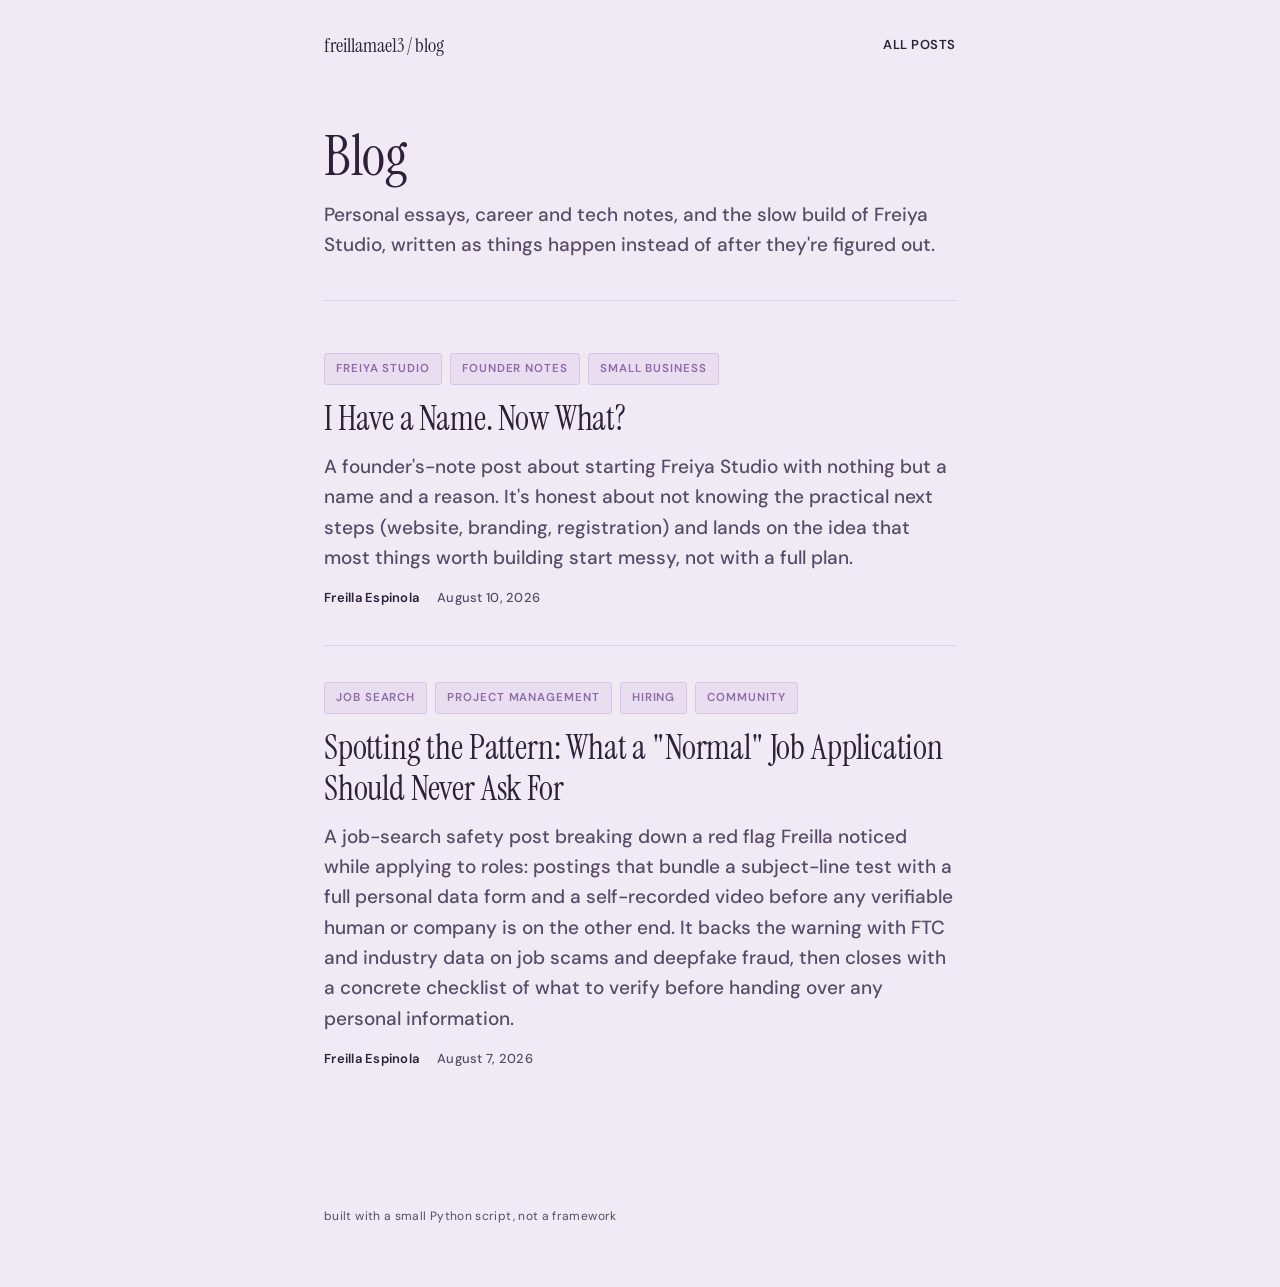
<file: index.html>
<!DOCTYPE html>
<html lang="en">
<head>
<meta charset="UTF-8">
<meta name="viewport" content="width=device-width, initial-scale=1.0">
<title>Blog</title>
<meta name="description" content="Personal essays, career and tech notes, and the slow build of Freiya Studio.">
<link rel="preconnect" href="https://fonts.googleapis.com">
<link rel="preconnect" href="https://fonts.gstatic.com" crossorigin>
<link href="https://fonts.googleapis.com/css2?family=Instrument+Serif:ital@0;1&family=DM+Sans:ital,wght@0,400;0,500;0,600;0,700;1,400;1,500&display=swap" rel="stylesheet">
<link rel="stylesheet" href="static/style.css">
</head>
<body>

<nav class="site-nav">
  <a class="home-link" href="index.html">freillamae13 / blog</a>
  <a href="index.html">All posts</a>
</nav>


<div class="wrap">
  <header class="list-header">
    <h1>Blog</h1>
    <p>Personal essays, career and tech notes, and the slow build of Freiya Studio, written as things happen instead of after they're figured out.</p>
  </header>

  
  <a class="post-card" href="posts/i-have-a-name-now-what.html">
    <div class="tags">
      <span class="tag">Freiya Studio</span><span class="tag">Founder Notes</span><span class="tag">Small Business</span>
    </div>
    <h2 class="card-title">I Have a Name. Now What?</h2>
    <p class="dek">A founder's-note post about starting Freiya Studio with nothing but a name and a reason. It's honest about not knowing the practical next steps (website, branding, registration) and lands on the idea that most things worth building start messy, not with a full plan.</p>
    <div class="byline">
      <span><strong>Freilla Espinola</strong></span>
      <span>August 10, 2026</span>
    </div>
  </a>
  
  <a class="post-card" href="posts/spotting-the-pattern.html">
    <div class="tags">
      <span class="tag">Job Search</span><span class="tag">Project Management</span><span class="tag">Hiring</span><span class="tag">Community</span>
    </div>
    <h2 class="card-title">Spotting the Pattern: What a "Normal" Job Application Should Never Ask For</h2>
    <p class="dek">A job-search safety post breaking down a red flag Freilla noticed while applying to roles: postings that bundle a subject-line test with a full personal data form and a self-recorded video before any verifiable human or company is on the other end. It backs the warning with FTC and industry data on job scams and deepfake fraud, then closes with a concrete checklist of what to verify before handing over any personal information.</p>
    <div class="byline">
      <span><strong>Freilla Espinola</strong></span>
      <span>August 7, 2026</span>
    </div>
  </a>
  
</div>

<footer>built with a small Python script, not a framework</footer>


</body>
</html>
</file>
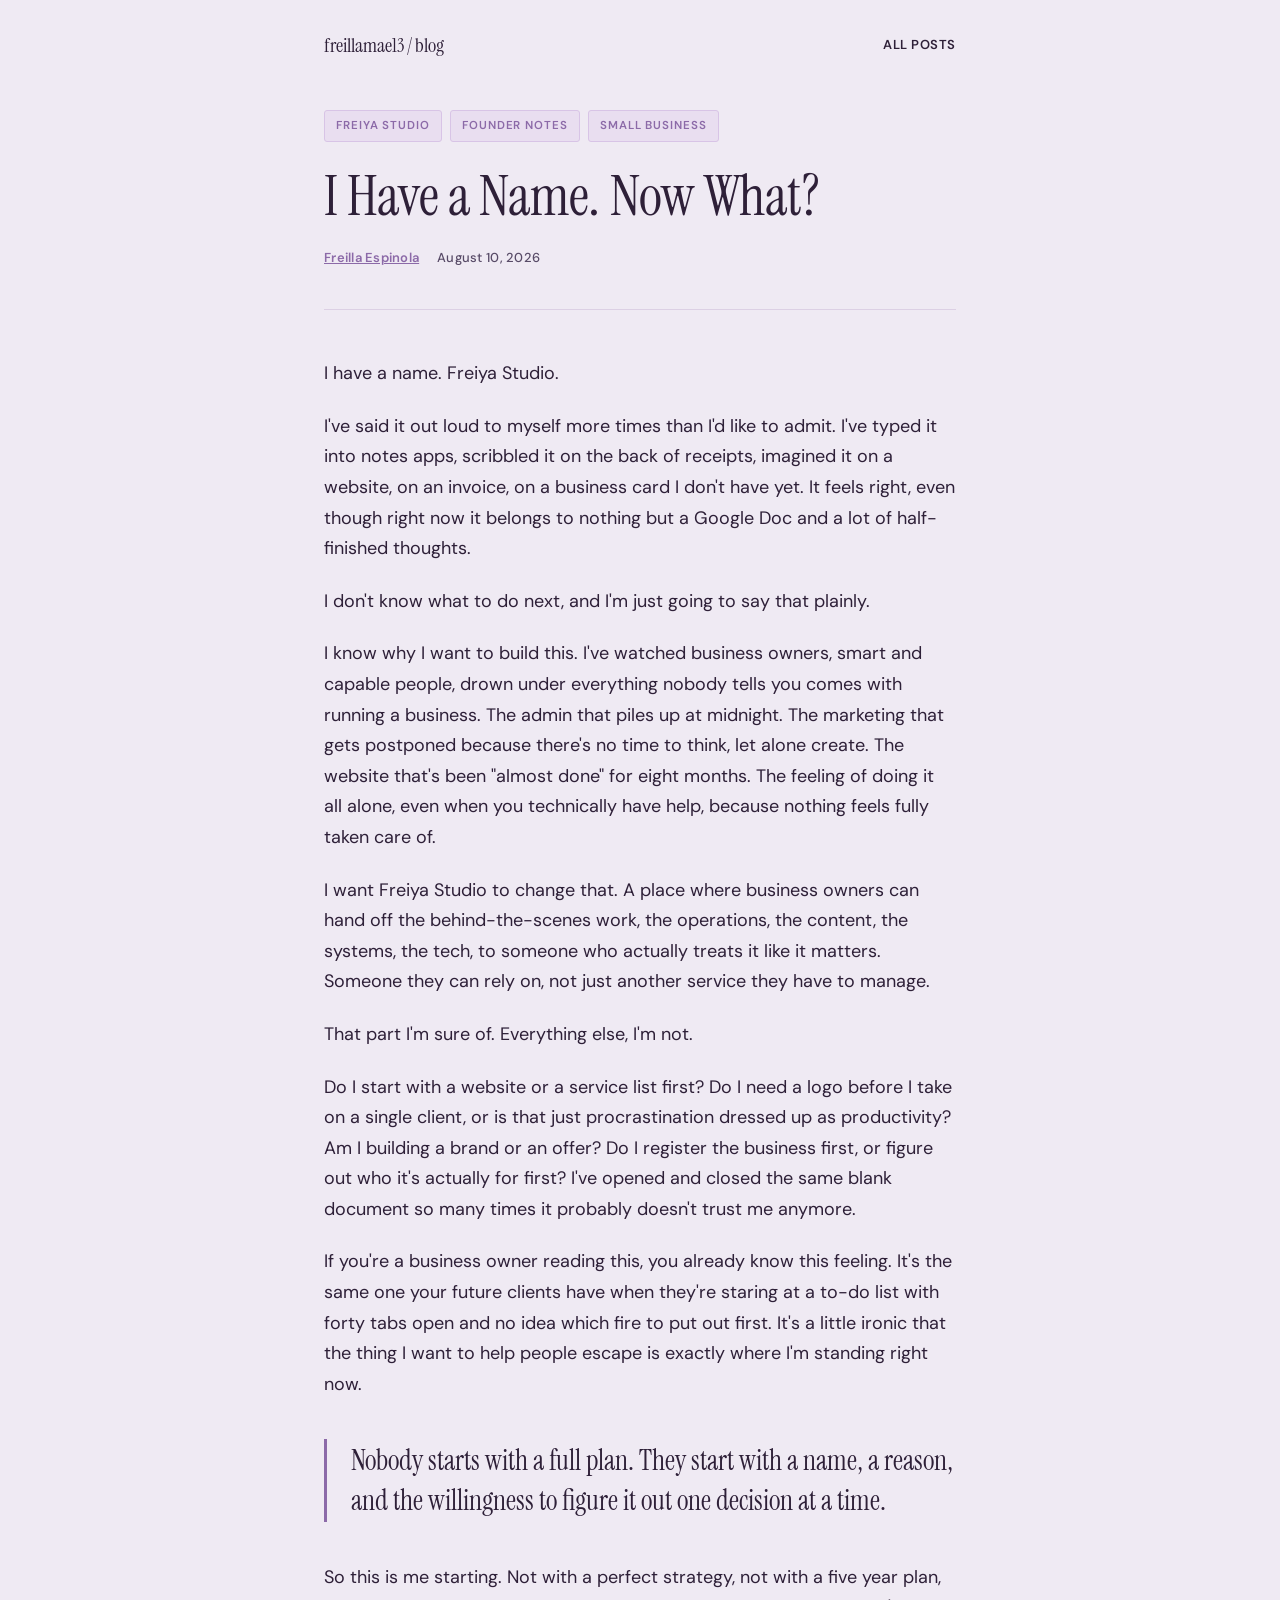
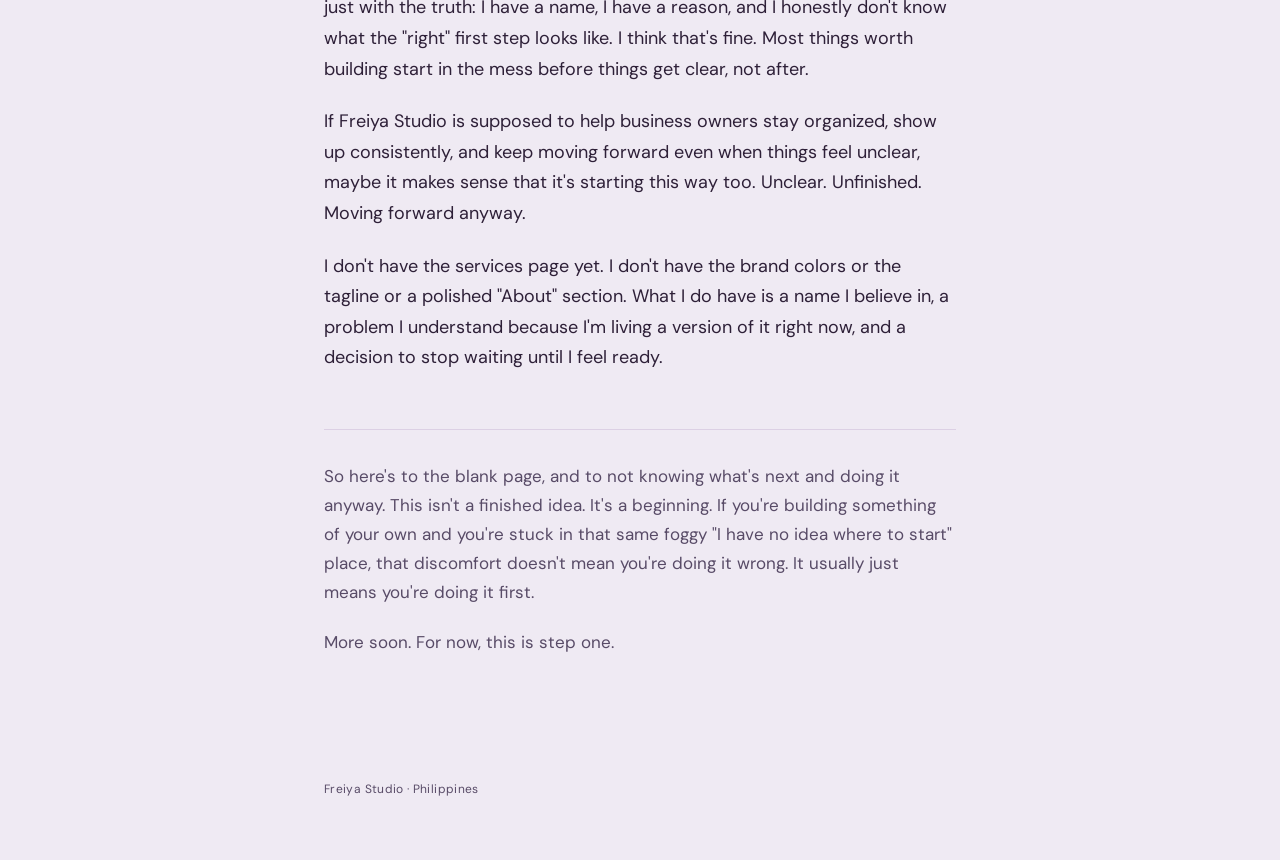
<file: posts/i-have-a-name-now-what.html>
<!DOCTYPE html>
<html lang="en">
<head>
<meta charset="UTF-8">
<meta name="viewport" content="width=device-width, initial-scale=1.0">
<title>I Have a Name. Now What?</title>
<meta name="description" content="A founder's-note post about starting Freiya Studio with nothing but a name and a reason. It's honest about not knowing the practical next steps (website, branding, registration) and lands on the idea that most things worth building start messy, not with a full plan.">
<link rel="preconnect" href="https://fonts.googleapis.com">
<link rel="preconnect" href="https://fonts.gstatic.com" crossorigin>
<link href="https://fonts.googleapis.com/css2?family=Instrument+Serif:ital@0;1&family=DM+Sans:ital,wght@0,400;0,500;0,600;0,700;1,400;1,500&display=swap" rel="stylesheet">
<link rel="stylesheet" href="../static/style.css">
</head>
<body>

<nav class="site-nav">
  <a class="home-link" href="../index.html">freillamae13 / blog</a>
  <a href="../index.html">All posts</a>
</nav>


<div class="wrap">
  <header class="post-header">
    <div class="tags">
      <span class="tag">Freiya Studio</span><span class="tag">Founder Notes</span><span class="tag">Small Business</span>
    </div>
    <h1>I Have a Name. Now What?</h1>
    <div class="byline">
      <span><strong><a href="https://www.linkedin.com/in/freillamae" target="_blank">Freilla Espinola</a></strong></span>
      <span>August 10, 2026</span>
    </div>
  </header>

  
  <p>I have a name. Freiya Studio.</p>

  <p>I've said it out loud to myself more times than I'd like to admit. I've typed it into notes apps, scribbled it on the back of receipts, imagined it on a website, on an invoice, on a business card I don't have yet. It feels right, even though right now it belongs to nothing but a Google Doc and a lot of half-finished thoughts.</p>

  <p>I don't know what to do next, and I'm just going to say that plainly.</p>

  <p>I know why I want to build this. I've watched business owners, smart and capable people, drown under everything nobody tells you comes with running a business. The admin that piles up at midnight. The marketing that gets postponed because there's no time to think, let alone create. The website that's been "almost done" for eight months. The feeling of doing it all alone, even when you technically have help, because nothing feels fully taken care of.</p>

  <p>I want Freiya Studio to change that. A place where business owners can hand off the behind-the-scenes work, the operations, the content, the systems, the tech, to someone who actually treats it like it matters. Someone they can rely on, not just another service they have to manage.</p>

  <p>That part I'm sure of. Everything else, I'm not.</p>

  <p>Do I start with a website or a service list first? Do I need a logo before I take on a single client, or is that just procrastination dressed up as productivity? Am I building a brand or an offer? Do I register the business first, or figure out who it's actually for first? I've opened and closed the same blank document so many times it probably doesn't trust me anymore.</p>

  <p>If you're a business owner reading this, you already know this feeling. It's the same one your future clients have when they're staring at a to-do list with forty tabs open and no idea which fire to put out first. It's a little ironic that the thing I want to help people escape is exactly where I'm standing right now.</p>

  <blockquote>Nobody starts with a full plan. They start with a name, a reason, and the willingness to figure it out one decision at a time.</blockquote>

  <p>So this is me starting. Not with a perfect strategy, not with a five year plan, just with the truth: I have a name, I have a reason, and I honestly don't know what the "right" first step looks like. I think that's fine. Most things worth building start in the mess before things get clear, not after.</p>

  <p>If Freiya Studio is supposed to help business owners stay organized, show up consistently, and keep moving forward even when things feel unclear, maybe it makes sense that it's starting this way too. Unclear. Unfinished. Moving forward anyway.</p>

  <p>I don't have the services page yet. I don't have the brand colors or the tagline or a polished "About" section. What I do have is a name I believe in, a problem I understand because I'm living a version of it right now, and a decision to stop waiting until I feel ready.</p>

  <div class="closing">
    <p>So here's to the blank page, and to not knowing what's next and doing it anyway. This isn't a finished idea. It's a beginning. If you're building something of your own and you're stuck in that same foggy "I have no idea where to start" place, that discomfort doesn't mean you're doing it wrong. It usually just means you're doing it first.</p>
    <p>More soon. For now, this is step one.</p>
  </div>

</div>

<footer>Freiya Studio &middot; Philippines</footer>


</body>
</html>
</file>
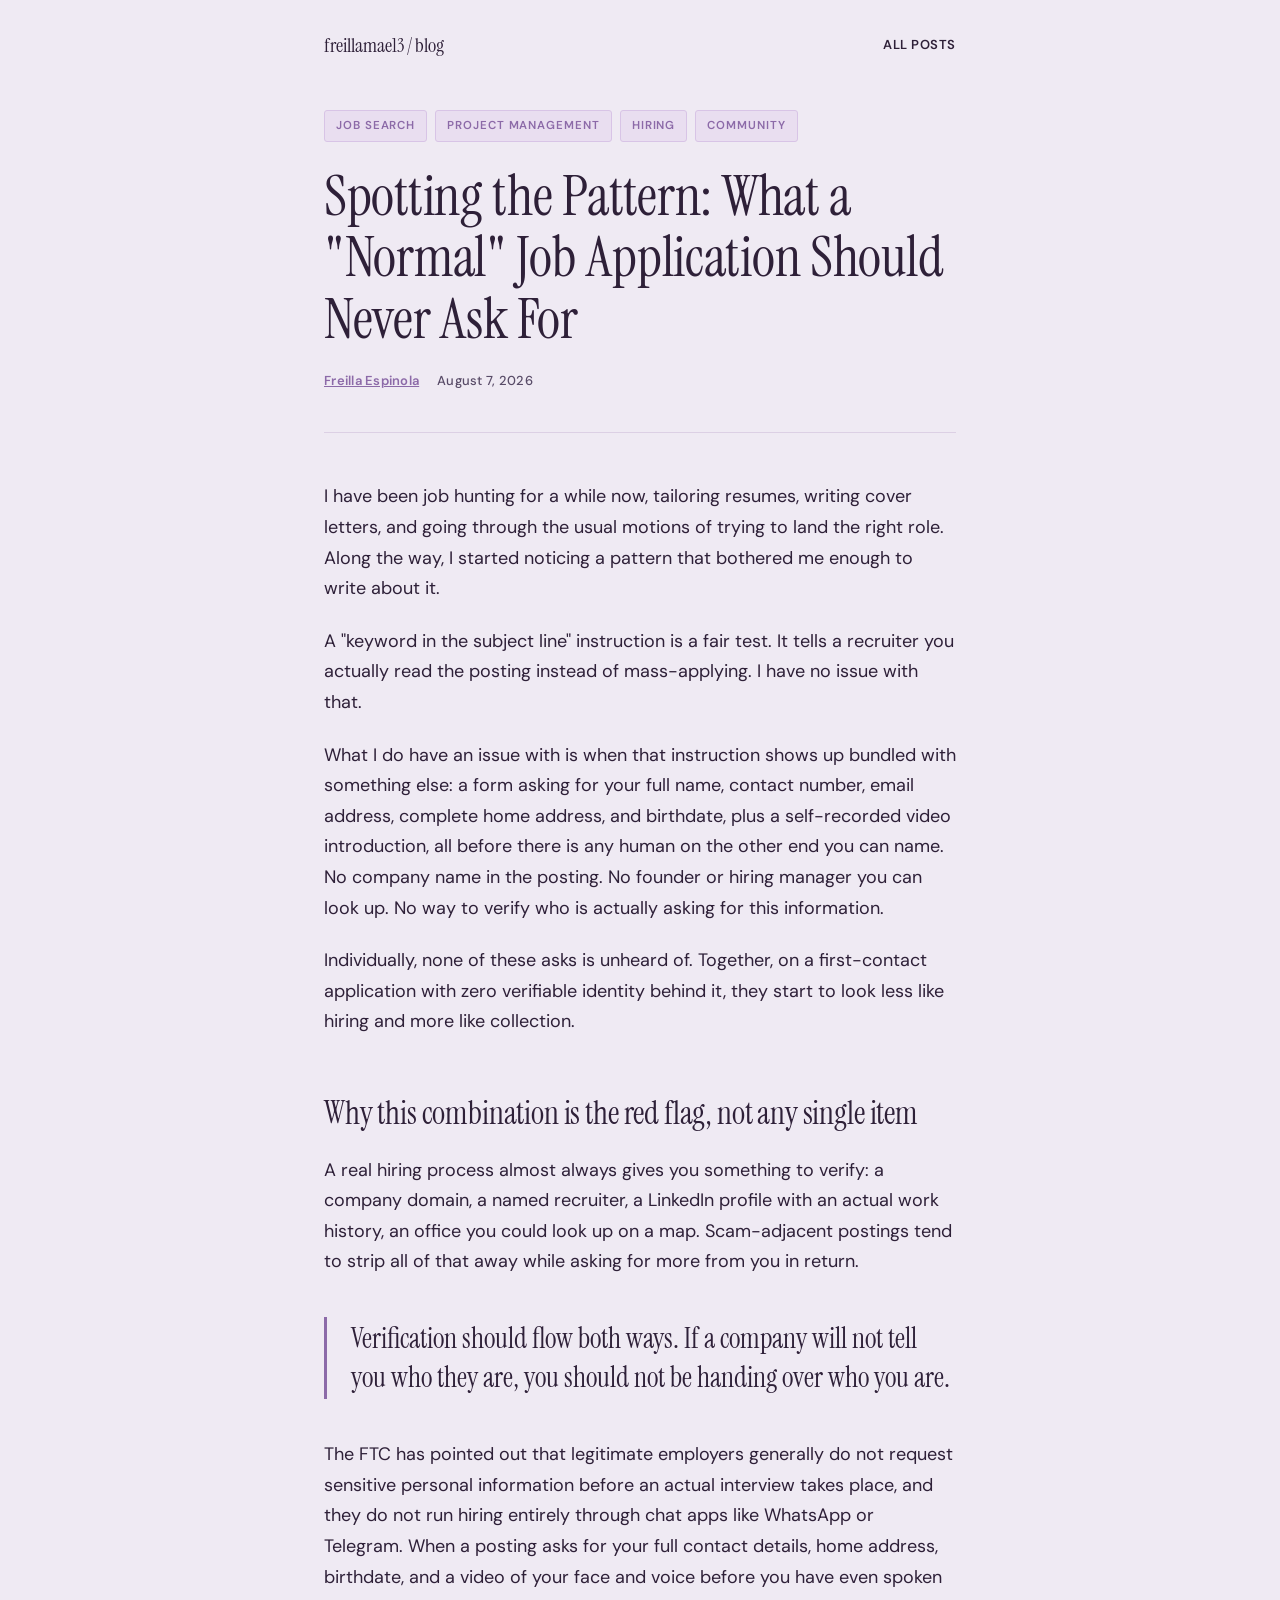
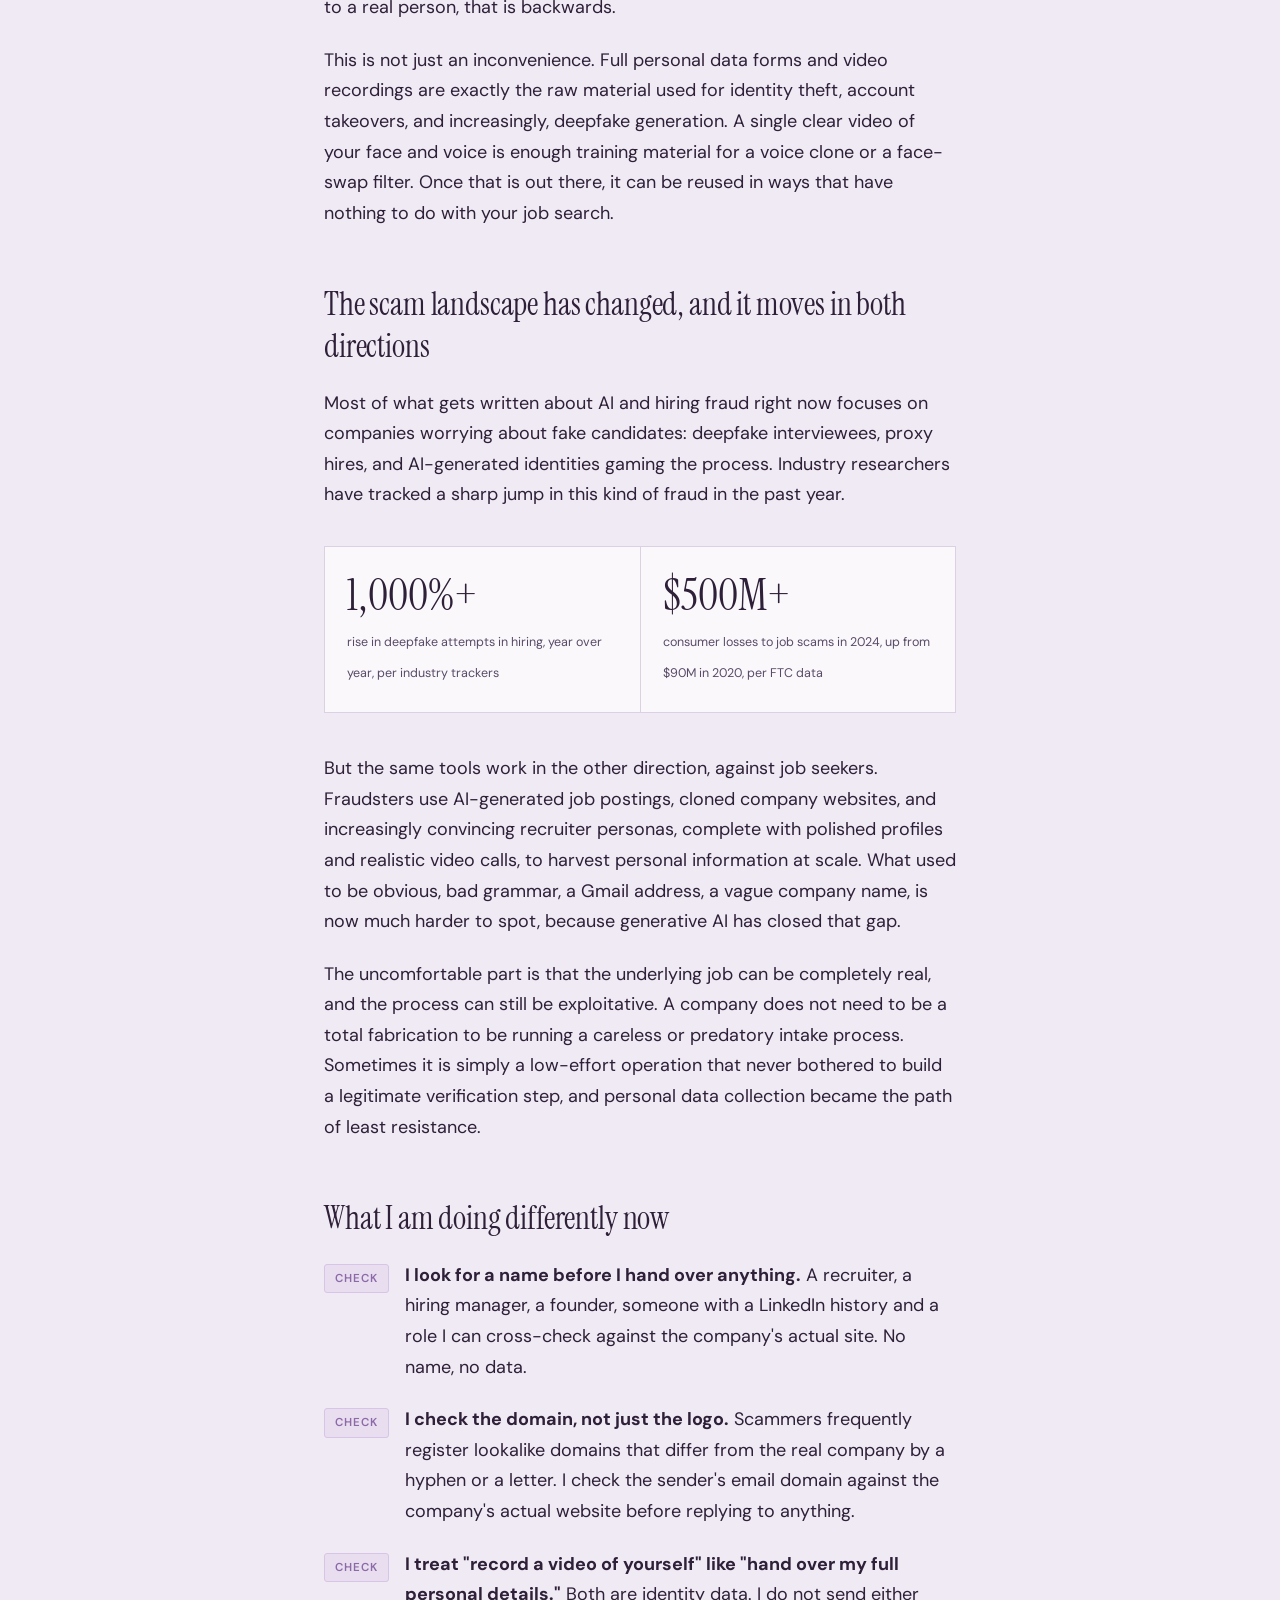
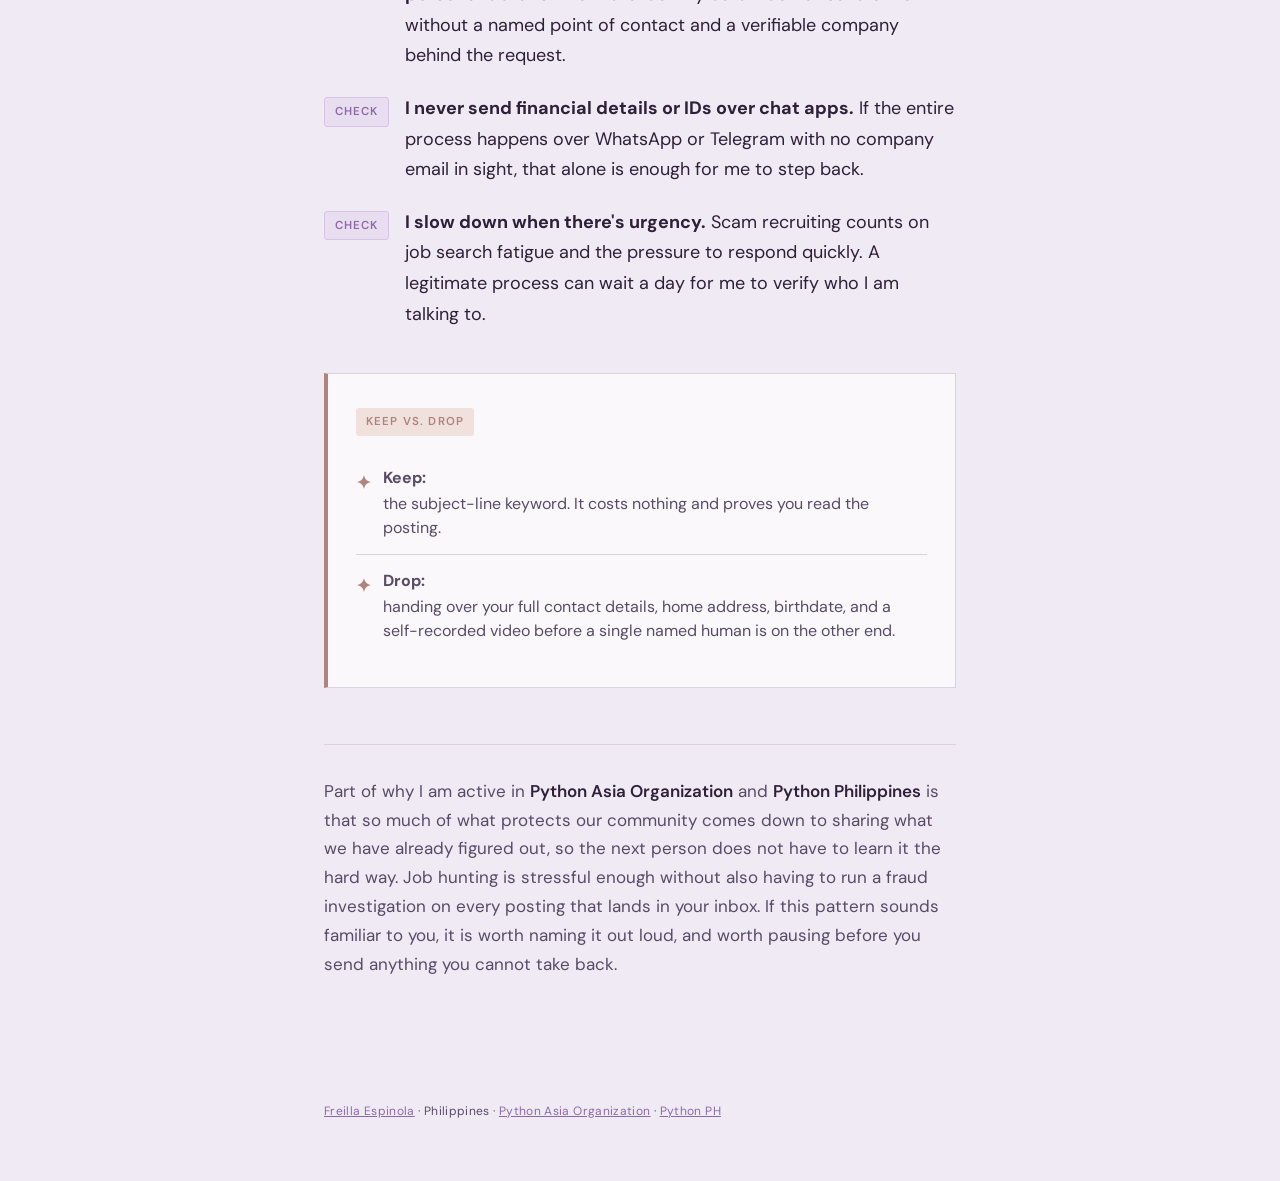
<file: posts/spotting-the-pattern.html>
<!DOCTYPE html>
<html lang="en">
<head>
<meta charset="UTF-8">
<meta name="viewport" content="width=device-width, initial-scale=1.0">
<title>Spotting the Pattern: What a "Normal" Job Application Should Never Ask For</title>
<meta name="description" content="A job-search safety post breaking down a red flag Freilla noticed while applying to roles: postings that bundle a subject-line test with a full personal data form and a self-recorded video before any verifiable human or company is on the other end. It backs the warning with FTC and industry data on job scams and deepfake fraud, then closes with a concrete checklist of what to verify before handing over any personal information.">
<link rel="preconnect" href="https://fonts.googleapis.com">
<link rel="preconnect" href="https://fonts.gstatic.com" crossorigin>
<link href="https://fonts.googleapis.com/css2?family=Instrument+Serif:ital@0;1&family=DM+Sans:ital,wght@0,400;0,500;0,600;0,700;1,400;1,500&display=swap" rel="stylesheet">
<link rel="stylesheet" href="../static/style.css">
</head>
<body>

<nav class="site-nav">
  <a class="home-link" href="../index.html">freillamae13 / blog</a>
  <a href="../index.html">All posts</a>
</nav>


<div class="wrap">
  <header class="post-header">
    <div class="tags">
      <span class="tag">Job Search</span><span class="tag">Project Management</span><span class="tag">Hiring</span><span class="tag">Community</span>
    </div>
    <h1>Spotting the Pattern: What a "Normal" Job Application Should Never Ask For</h1>
    <div class="byline">
      <span><strong><a href="https://www.linkedin.com/in/freillamae" target="_blank">Freilla Espinola</a></strong></span>
      <span>August 7, 2026</span>
    </div>
  </header>

  
  <p>I have been job hunting for a while now, tailoring resumes, writing cover letters, and going through the usual motions of trying to land the right role. Along the way, I started noticing a pattern that bothered me enough to write about it.</p>

  <p>A "keyword in the subject line" instruction is a fair test. It tells a recruiter you actually read the posting instead of mass-applying. I have no issue with that.</p>

  <p>What I do have an issue with is when that instruction shows up bundled with something else: a form asking for your full name, contact number, email address, complete home address, and birthdate, plus a self-recorded video introduction, all before there is any human on the other end you can name. No company name in the posting. No founder or hiring manager you can look up. No way to verify who is actually asking for this information.</p>

  <p>Individually, none of these asks is unheard of. Together, on a first-contact application with zero verifiable identity behind it, they start to look less like hiring and more like collection.</p>

  <h2>Why this combination is the red flag, not any single item</h2>

  <p>A real hiring process almost always gives you something to verify: a company domain, a named recruiter, a LinkedIn profile with an actual work history, an office you could look up on a map. Scam-adjacent postings tend to strip all of that away while asking for more from you in return.</p>

  <blockquote>Verification should flow both ways. If a company will not tell you who they are, you should not be handing over who you are.</blockquote>

  <p>The FTC has pointed out that legitimate employers generally do not request sensitive personal information before an actual interview takes place, and they do not run hiring entirely through chat apps like WhatsApp or Telegram. When a posting asks for your full contact details, home address, birthdate, and a video of your face and voice before you have even spoken to a real person, that is backwards.</p>

  <p>This is not just an inconvenience. Full personal data forms and video recordings are exactly the raw material used for identity theft, account takeovers, and increasingly, deepfake generation. A single clear video of your face and voice is enough training material for a voice clone or a face-swap filter. Once that is out there, it can be reused in ways that have nothing to do with your job search.</p>

  <h2>The scam landscape has changed, and it moves in both directions</h2>

  <p>Most of what gets written about AI and hiring fraud right now focuses on companies worrying about fake candidates: deepfake interviewees, proxy hires, and AI-generated identities gaming the process. Industry researchers have tracked a sharp jump in this kind of fraud in the past year.</p>

  <div class="stats">
    <div class="stat">
      <span class="num">1,000%+</span>
      <span class="label">rise in deepfake attempts in hiring, year over year, per industry trackers</span>
    </div>
    <div class="stat">
      <span class="num">$500M+</span>
      <span class="label">consumer losses to job scams in 2024, up from $90M in 2020, per FTC data</span>
    </div>
  </div>

  <p>But the same tools work in the other direction, against job seekers. Fraudsters use AI-generated job postings, cloned company websites, and increasingly convincing recruiter personas, complete with polished profiles and realistic video calls, to harvest personal information at scale. What used to be obvious, bad grammar, a Gmail address, a vague company name, is now much harder to spot, because generative AI has closed that gap.</p>

  <p>The uncomfortable part is that the underlying job can be completely real, and the process can still be exploitative. A company does not need to be a total fabrication to be running a careless or predatory intake process. Sometimes it is simply a low-effort operation that never bothered to build a legitimate verification step, and personal data collection became the path of least resistance.</p>

  <h2>What I am doing differently now</h2>

  <div class="flag-row">
    <span class="flag-tag">Check</span>
    <p><strong>I look for a name before I hand over anything.</strong> A recruiter, a hiring manager, a founder, someone with a LinkedIn history and a role I can cross-check against the company's actual site. No name, no data.</p>
  </div>

  <div class="flag-row">
    <span class="flag-tag">Check</span>
    <p><strong>I check the domain, not just the logo.</strong> Scammers frequently register lookalike domains that differ from the real company by a hyphen or a letter. I check the sender's email domain against the company's actual website before replying to anything.</p>
  </div>

  <div class="flag-row">
    <span class="flag-tag">Check</span>
    <p><strong>I treat "record a video of yourself" like "hand over my full personal details."</strong> Both are identity data. I do not send either without a named point of contact and a verifiable company behind the request.</p>
  </div>

  <div class="flag-row">
    <span class="flag-tag">Check</span>
    <p><strong>I never send financial details or IDs over chat apps.</strong> If the entire process happens over WhatsApp or Telegram with no company email in sight, that alone is enough for me to step back.</p>
  </div>

  <div class="flag-row">
    <span class="flag-tag">Check</span>
    <p><strong>I slow down when there's urgency.</strong> Scam recruiting counts on job search fatigue and the pressure to respond quickly. A legitimate process can wait a day for me to verify who I am talking to.</p>
  </div>

  <div class="verify-block">
    <span class="stamp">Keep vs. drop</span>
    <ul>
      <li><span><strong>Keep:</strong> the subject-line keyword. It costs nothing and proves you read the posting.</span></li>
      <li><span><strong>Drop:</strong> handing over your full contact details, home address, birthdate, and a self-recorded video before a single named human is on the other end.</span></li>
    </ul>
  </div>

  <div class="closing">
    <p>Part of why I am active in <strong>Python Asia Organization</strong> and <strong>Python Philippines</strong> is that so much of what protects our community comes down to sharing what we have already figured out, so the next person does not have to learn it the hard way. Job hunting is stressful enough without also having to run a fraud investigation on every posting that lands in your inbox. If this pattern sounds familiar to you, it is worth naming it out loud, and worth pausing before you send anything you cannot take back.</p>
  </div>

</div>

<footer><a href="https://www.linkedin.com/in/freillamae" target="_blank">Freilla Espinola</a> &middot; Philippines &middot; <a href="https://pythonasia.org/" target="_blank">Python Asia Organization</a> &middot; <a href="https://python.ph/" target="_blank">Python PH</a></footer>


</body>
</html>
</file>
<file: static/style.css>
:root{
  --paper:#EFEAF3;
  --ink:#2E2038;
  --ink-soft:#584B67;
  --rule:#DCD0E4;
  --accent:#8C6AA8;
  --accent-bg:#E9DEF0;
  --accent-2:#B0837E;
  --accent-2-bg:#F1E1DC;
  --white:#FBF8FC;
  --max:680px;
}

*{ box-sizing:border-box; }

body{
  margin:0;
  background:var(--paper);
  color:var(--ink);
  font-family:'DM Sans', -apple-system, sans-serif;
  font-size:18px;
  line-height:1.7;
  -webkit-font-smoothing:antialiased;
}

a{ color:var(--accent); }

.wrap{
  max-width:var(--max);
  margin:0 auto;
  padding:0 24px 100px;
}

/* -------- Site nav -------- */
.site-nav{
  max-width:var(--max);
  margin:0 auto;
  padding:28px 24px 0;
  display:flex;
  justify-content:space-between;
  align-items:center;
  font-family:'DM Sans', sans-serif;
  font-size:13px;
  font-weight:500;
  letter-spacing:0.04em;
  text-transform:uppercase;
}

.site-nav a{
  color:var(--ink);
  text-decoration:none;
  font-weight:600;
}

.site-nav a:hover{ color:var(--accent); }

.site-nav .home-link{
  font-family:'Instrument Serif', serif;
  /* font-style:italic; */
  font-weight:400;
  text-transform:none;
  letter-spacing:0;
  font-size:20px;
  color:var(--ink);
}

/* -------- Header (post hero) -------- */
header.post-header{
  padding:48px 0 40px;
  border-bottom:1px solid var(--rule);
  margin-bottom:48px;
}

.tags{
  display:flex;
  flex-wrap:wrap;
  gap:8px;
  margin-bottom:24px;
}

.tag{
  font-family:'DM Sans', sans-serif;
  font-size:11.5px;
  font-weight:600;
  letter-spacing:0.08em;
  text-transform:uppercase;
  color:var(--accent);
  background:var(--accent-bg);
  border:1px solid #D8C4E6;
  padding:5px 11px;
  border-radius:3px;
}

h1{
  font-family:'Instrument Serif', serif;
  font-weight:400;
  /* font-style:italic; */
  font-size:clamp(38px, 7vw, 56px);
  line-height:1.1;
  letter-spacing:-0.005em;
  margin:0 0 20px;
}

.dek{
  font-family:'DM Sans', sans-serif;
  font-style:normal;
  font-weight:500;
  font-size:19px;
  line-height:1.6;
  color:var(--ink-soft);
  margin:0 0 26px;
  max-width:56ch;
}

.byline{
  font-family:'DM Sans', sans-serif;
  font-size:13px;
  font-weight:500;
  letter-spacing:0.02em;
  color:var(--ink-soft);
  display:flex;
  gap:18px;
  flex-wrap:wrap;
}

.byline strong{ color:var(--ink); font-weight:600; }

/* -------- Body typography -------- */
h2{
  font-family:'Instrument Serif', serif;
  font-weight:400;
  /* font-style:italic; */
  font-size:32px;
  line-height:1.3;
  margin:56px 0 20px;
  letter-spacing:-0.005em;
}

p{ margin:0 0 22px; }

.lede::first-letter{
  font-family:'Instrument Serif', serif;
  font-size:72px;
  font-weight:400;
  /* font-style:italic; */
  float:left;
  line-height:0.75;
  padding:8px 8px 0 0;
  color:var(--accent);
}

/* -------- Flag tag / callouts -------- */
.flag-row{
  display:flex;
  gap:16px;
  margin:0 0 22px;
  align-items:flex-start;
}

.flag-tag{
  flex-shrink:0;
  font-family:'DM Sans', sans-serif;
  font-size:11.5px;
  font-weight:600;
  letter-spacing:0.08em;
  text-transform:uppercase;
  color:var(--accent);
  background:var(--accent-bg);
  border:1px solid #D8C4E6;
  padding:4px 10px;
  border-radius:3px;
  margin-top:4px;
  white-space:nowrap;
}

.flag-row p{ margin:0; }

/* -------- Stat callouts -------- */
.stats{
  display:grid;
  grid-template-columns:1fr 1fr;
  gap:1px;
  background:var(--rule);
  border:1px solid var(--rule);
  margin:36px 0 40px;
}

.stat{
  background:var(--white);
  padding:26px 22px;
}

.stat .num{
  font-family:'Instrument Serif', serif;
  font-weight:400;
  font-size:44px;
  line-height:1;
  color:var(--ink);
  display:block;
  margin-bottom:8px;
}

.stat .label{
  font-family:'DM Sans', sans-serif;
  font-size:12.5px;
  color:var(--ink-soft);
  line-height:1.5;
}

@media (max-width:520px){
  .stats{ grid-template-columns:1fr; }
}

/* -------- Verification checklist -------- */
.verify-block{
  background:var(--white);
  border:1px solid var(--rule);
  border-left:4px solid var(--accent-2);
  padding:30px 28px;
  margin:44px 0;
  position:relative;
}

.verify-block .stamp{
  font-family:'DM Sans', sans-serif;
  font-size:11.5px;
  font-weight:600;
  letter-spacing:0.1em;
  text-transform:uppercase;
  color:var(--accent-2);
  background:var(--accent-2-bg);
  display:inline-block;
  padding:4px 10px;
  border-radius:3px;
  margin-bottom:16px;
}

.verify-block ul{
  margin:0;
  padding:0;
  list-style:none;
}

.verify-block li{
  display:flex;
  gap:12px;
  padding:14px 0;
  border-top:1px solid var(--rule);
}

.verify-block li:first-of-type{ border-top:none; }

.verify-block li::before{
  content:"✦";
  font-family:'DM Sans', sans-serif;
  font-weight:600;
  color:var(--accent-2);
  flex-shrink:0;
  padding-top:2px;
}

.verify-block li strong{
  display:block;
  font-family:'DM Sans', sans-serif;
  font-weight:700;
  margin-bottom:2px;
}

.verify-block li span{
  color:var(--ink-soft);
  font-size:16px;
  line-height:1.5;
}

/* -------- Pull quote -------- */
blockquote{
  margin:40px 0;
  padding:2px 0 2px 24px;
  border-left:3px solid var(--accent);
  font-family:'Instrument Serif', serif;
  font-weight:400;
  font-size:28px;
  line-height:1.4;
  color:var(--ink);
  /* font-style:italic; */
}

/* -------- Closing -------- */
.closing{
  margin-top:56px;
  padding-top:32px;
  border-top:1px solid var(--rule);
  font-size:17px;
  color:var(--ink-soft);
}

.closing strong{ color:var(--ink); font-weight:600; }

footer{
  max-width:var(--max);
  margin:0 auto;
  padding:0 24px 60px;
  font-family:'DM Sans', sans-serif;
  font-size:12px;
  color:var(--ink-soft);
  letter-spacing:0.03em;
}

@media (max-width:600px){
  body{ font-size:16.5px; }
  header.post-header{ padding:36px 0 32px; }
  .lede::first-letter{ font-size:56px; }
}

/* -------- Blog list page -------- */
.list-header{
  padding:64px 0 40px;
  border-bottom:1px solid var(--rule);
  margin-bottom:16px;
}

.list-header h1{
  margin-bottom:12px;
}

.list-header p{
  font-family:'DM Sans', sans-serif;
  font-style:normal;
  font-weight:500;
  font-size:19px;
  line-height:1.6;
  color:var(--ink-soft);
  margin:0;
  max-width:56ch;
}

.post-card{
  display:block;
  text-decoration:none;
  color:inherit;
  padding:36px 0;
  border-bottom:1px solid var(--rule);
}

.post-card:hover h2.card-title{ color:var(--accent); }

.post-card .tags{ margin-bottom:14px; }

h2.card-title{
  font-family:'Instrument Serif', serif;
  font-weight:400;
  /* font-style:italic; */
  font-size:34px;
  line-height:1.2;
  margin:0 0 12px;
  color:var(--ink);
}

.post-card .dek{
  font-size:19px;
  margin-bottom:14px;
}

.post-card .byline{ margin-bottom:0; }

.post-card:last-child{ border-bottom:none; }
</file>
